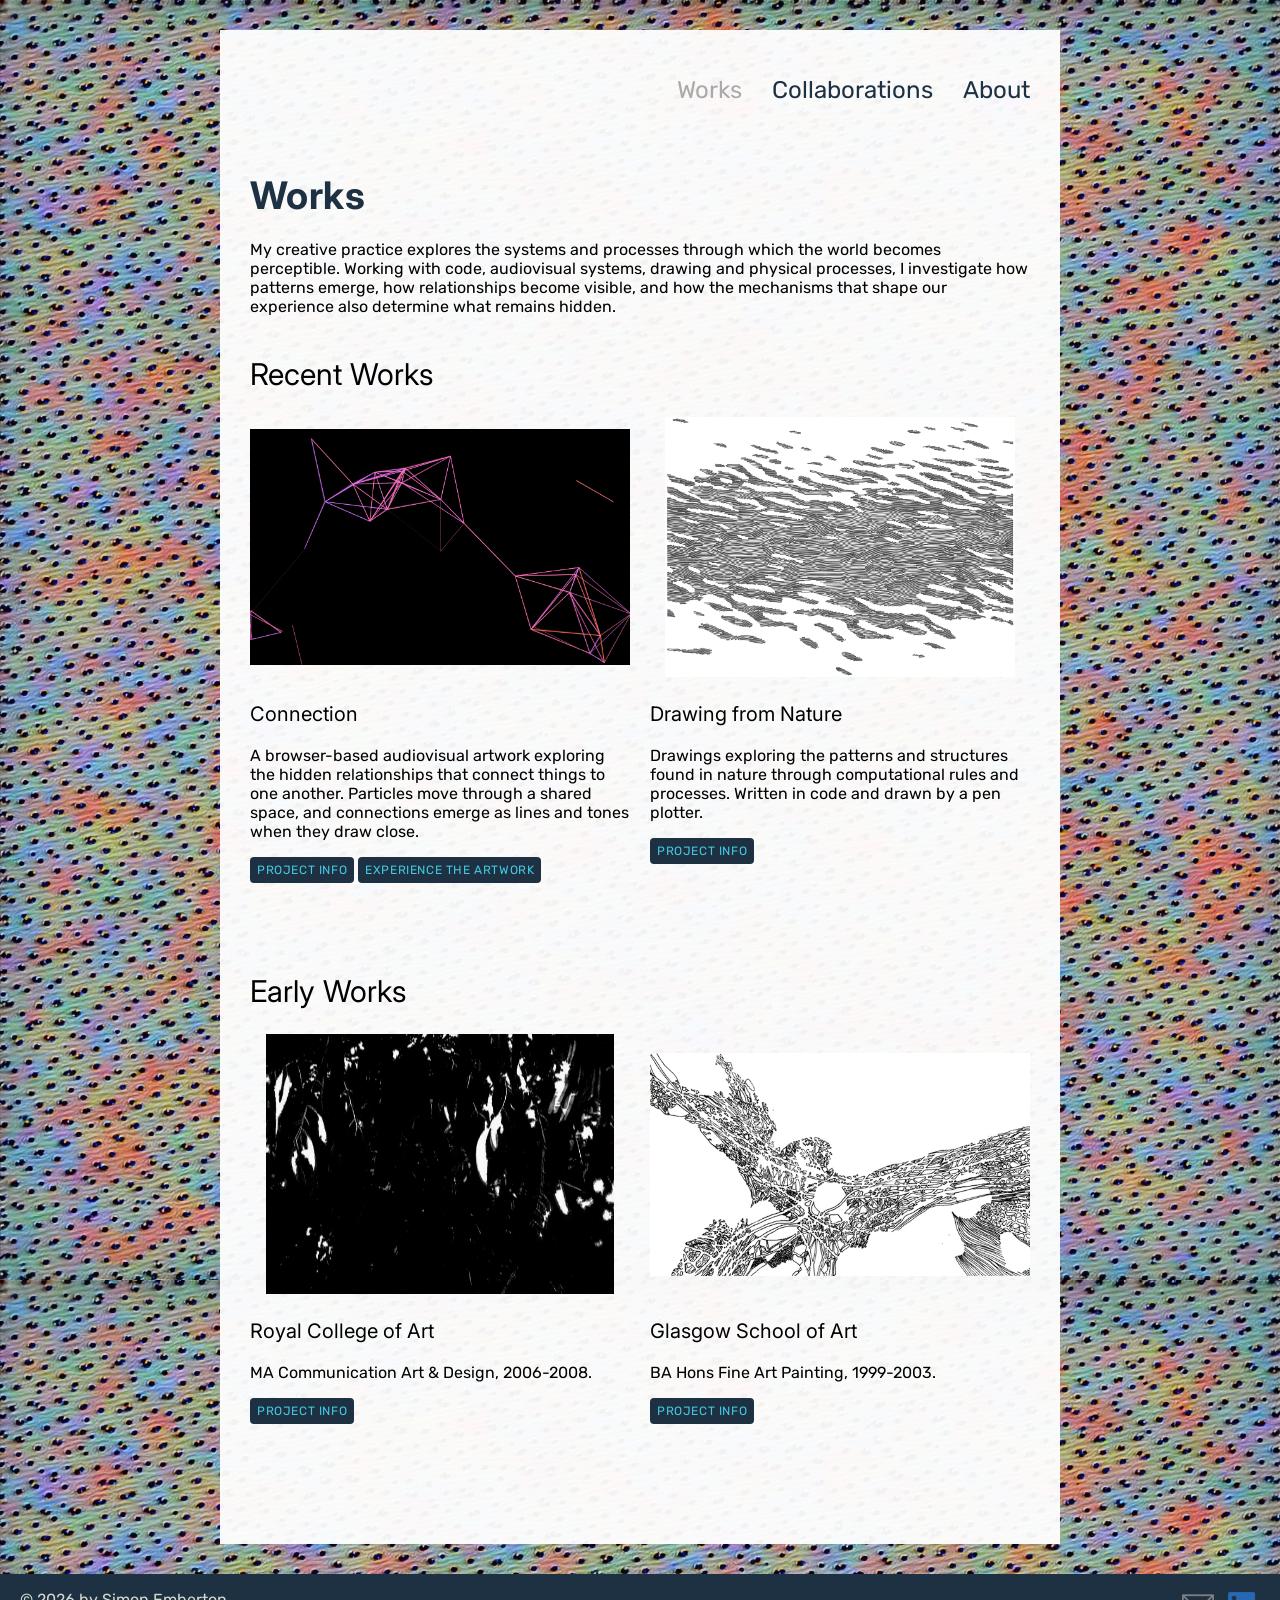
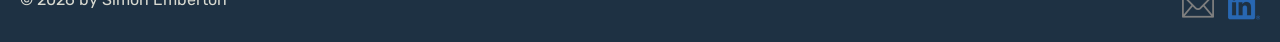
<file: index.html>
<!DOCTYPE html>
<html lang="en">
  <head>
    <meta charset="UTF-8">
    <meta name="viewport" content="width=device-width, initial-scale=1">
    <title>Simon Emberton | Works</title>
    <link rel="preconnect" href="https://fonts.googleapis.com">
    <link rel="preconnect" href="https://fonts.gstatic.com" crossorigin>
    <link href="https://fonts.googleapis.com/css2?family=Inter:ital,opsz,wght@0,14..32,100..900;1,14..32,100..900&family=Rubik:ital,wght@0,300..900;1,300..900&display=swap" rel="stylesheet">
    <link rel="stylesheet" href="css/styles.css">
  </head>
  <body class="project works">
    <div class="content-wrapper">
      <div class="content-bg">
        <header>
          <div class="nav-wrapper">
            <nav>
              <ul>
                <li><span class="current" aria-current="page">Works</span></li>
                <li><a href="collaborations.html">Collaborations</a></li>
                <li><a href="about.html">About</a></li>
              </ul>
            </nav>
          </div>
          <div class="header-wrapper">
            <h1>Works</h1>
          </div>
        </header>
        <main>
          <section class="works-section">
            <!-- <h2>Practice statement</h2> -->
            <p>My creative practice explores the systems and processes through which the world becomes perceptible. Working with code, audiovisual systems, drawing and physical processes, I investigate how patterns emerge, how relationships become visible, and how the mechanisms that shape our experience also determine what remains hidden.</p>
            <!-- <p>My work moves between computational and material processes, exploring the boundary between representation and reality, control and emergence, and the visible and the unseen. I am interested in how natural and computational systems produce their own ways of interpreting and revealing the world.</p> -->
          </section>

          <section class="works-section">
            <h2>Recent Works</h2>
            <div class="project-wrapper">
              <section class="project-item">
                <img src="images/connection/connection_still_2.png" alt="Still from Connection">
                <h3>Connection</h3>
                <p>A browser-based audiovisual artwork exploring the hidden relationships that connect things to one another. Particles move through a shared space, and connections emerge as lines and tones when they draw close.</p>
                <a class="btn" href="project-connection.html">Project info</a>
                <a class="btn" href="connection.html" target="_blank" rel="noopener">Experience the artwork</a>
              </section>
              <section class="project-item">
                <img src="images/drawings/lake.png" alt="Lake, pen plotter drawing from the Drawing from Nature series">
                <h3>Drawing from Nature</h3>
                <p>Drawings exploring the patterns and structures found in nature through computational rules and processes. Written in code and drawn by a pen plotter.</p>
                <a class="btn" href="project-drawing-from-nature.html">Project info</a>
              </section>
            </div>
          </section>
          <section class="works-section">
            <h2>Early Works</h2>
            <div class="project-wrapper">
              <section class="project-item">
                <img src="images/RCA/real-time.png" alt="Still from Real Time">
                <h3>Royal College of Art</h3>
                <p>MA Communication Art &amp; Design, 2006-2008.</p>
                <a class="btn" href="project-rca.html">Project info</a>
              </section>
              <section class="project-item">
                <img src="images/GSA/vein.jpg" alt="Drawing, Glasgow School of Art">
                <h3>Glasgow School of Art</h3>
                <p>BA Hons Fine Art Painting, 1999-2003.</p>
                <a class="btn" href="project-gsa.html">Project info</a>
              </section>
            </div>
          </section>
        </main>
      </div>
    </div>

    <footer>
      <p>© <script>document.write(/\d{4}/.exec(Date())[0])</script> by Simon Emberton</p>
      <ul class="socials">
        <li>
          <a href="mailto:simon0emberton@gmail.com" target="_blank"><img src="images/email-gray.png" alt="Contact me by email"></a>
        </li>
        <li>
          <a href="https://www.linkedin.com/in/simon-emberton" target="_blank"><img src="images/icon-logo-linkedin.png" alt="My LinkedIn homepage"></a>
        </li>
      </ul>
    </footer>
  </body>
</html>
</file>
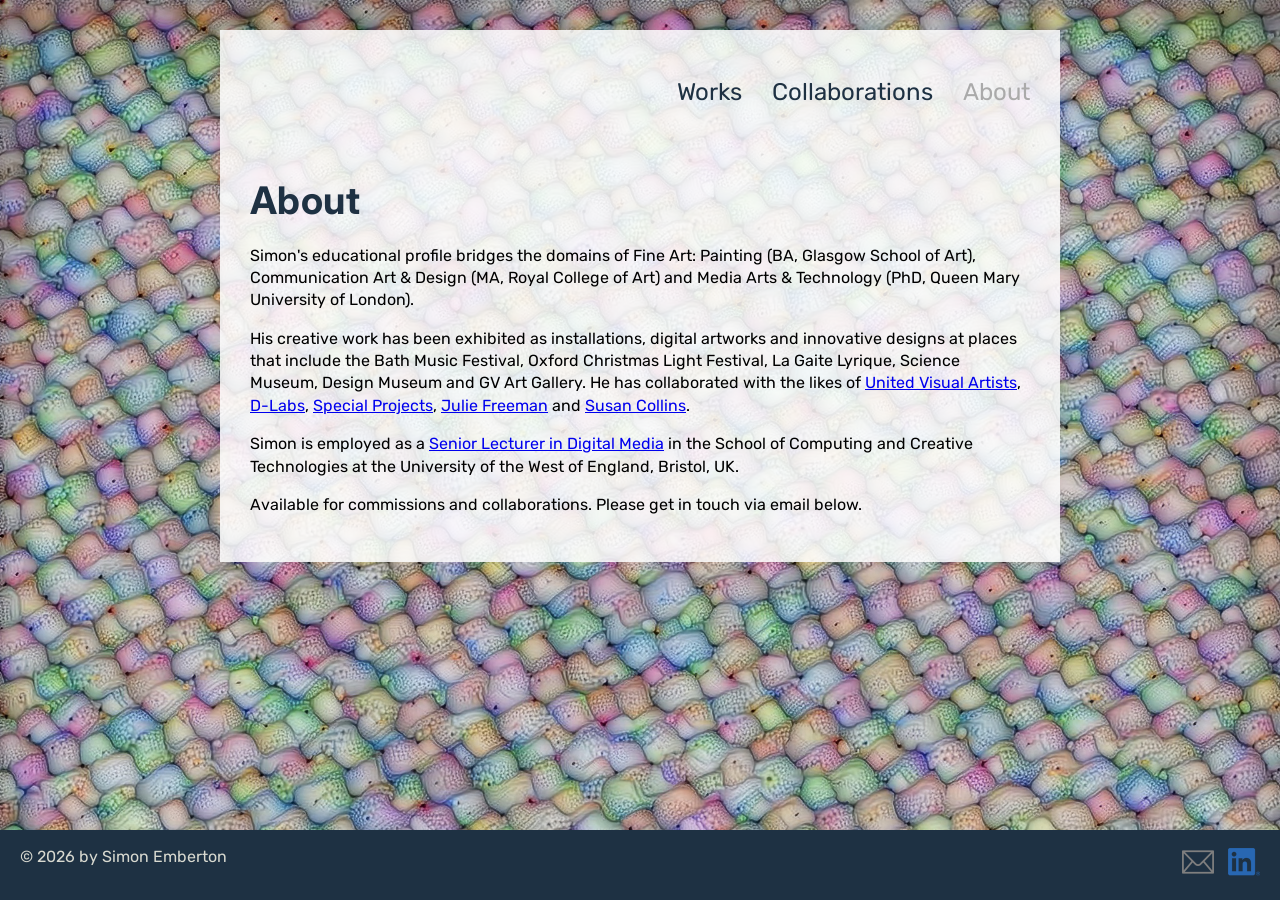
<file: about.html>
<!DOCTYPE html>
<html lang="en">
  <head>
    <meta charset="UTF-8">
    <meta name="viewport" content="width=device-width, initial-scale=1">
    <title>Simon Emberton | About</title>
    <link rel="preconnect" href="https://fonts.googleapis.com">
    <link rel="preconnect" href="https://fonts.gstatic.com" crossorigin>
    <link href="https://fonts.googleapis.com/css2?family=Inter:ital,opsz,wght@0,14..32,100..900;1,14..32,100..900&family=Rubik:ital,wght@0,300..900;1,300..900&display=swap" rel="stylesheet">
    <link rel="stylesheet" href="css/styles.css">
  </head>
  <body class="about">
    <!-- //  INTRO  // -->
    <div class="content-wrapper">
      <div class="content-bg">
        <header>
          <div class="nav-wrapper">
            <nav>
              <ul>
                <li><a href="index.html">Works</a></li>
                <li><a href="collaborations.html">Collaborations</a></li>
                <li><span class="current" aria-current="page">About</span></li>
              </ul>
            </nav>
          </div>
          <div class="header-wrapper">
            <h1>About</h1>
          </div>

      <!-- End content edits here. -->
        </header>

        <!-- //  ABOUT ME  // -->
        <main>
      <!-- Start content edits below this line. -->
        <p>Simon's educational profile bridges the domains of Fine Art: Painting (BA, Glasgow School of Art), Communication Art &amp; Design (MA, Royal College of Art) and Media Arts &amp; Technology (PhD, Queen Mary University of London).</p>
        
        <p>His creative work has been exhibited as installations, digital artworks and innovative designs at places that include the Bath Music Festival, Oxford Christmas Light Festival, La Gaite Lyrique, Science Museum, Design Museum and GV Art Gallery. He has collaborated with the likes of <a href="https://www.uva.co.uk/" target="_blank">United Visual Artists</a>, <a href="https://www.d-labs.fr/" target="_blank">D-Labs</a>, <a href="https://specialprojects.studio/" target="_blank">Special Projects</a>, <a href="https://translatingnature.org/" target="_blank">Julie Freeman</a> and <a href="https://susan-collins.net/" target="_blank">Susan Collins</a>.</p>

        <p>Simon is employed as a <a href="https://people.uwe.ac.uk/Person/SimonEmberton" target="_blank">Senior Lecturer in Digital Media</a> in the School of Computing and Creative Technologies at the University of the West of England, Bristol, UK.</p  >

        <p>Available for commissions and collaborations. Please get in touch via email below.</p  >

      <!-- End content edits here. -->
        </main>
      </div>
    </div>

    <!-- //  FOOTER INFO, SOCIAL MEDIA  // -->
    <footer>
      <!-- Start content edits below this line. -->
      <p>© <script>document.write(/\d{4}/.exec(Date())[0])</script> by Simon Emberton</p>

      <!-- Add or remove any networks. -->
      <ul class="socials">
        <li>
          <a href="mailto:simon0emberton@gmail.com" target="_blank"><img src="images/email-gray.png" alt="Contact me by email"></a>
        </li>
        <li>
          <a href="https://www.linkedin.com/in/simon-emberton" target="_blank"><img src="images/icon-logo-linkedin.png" alt="My LinkedIn homepage"></a>
        </li>
      </ul>
      <!-- End content edits here. -->
    </footer>
  </body>
</html>
</file>
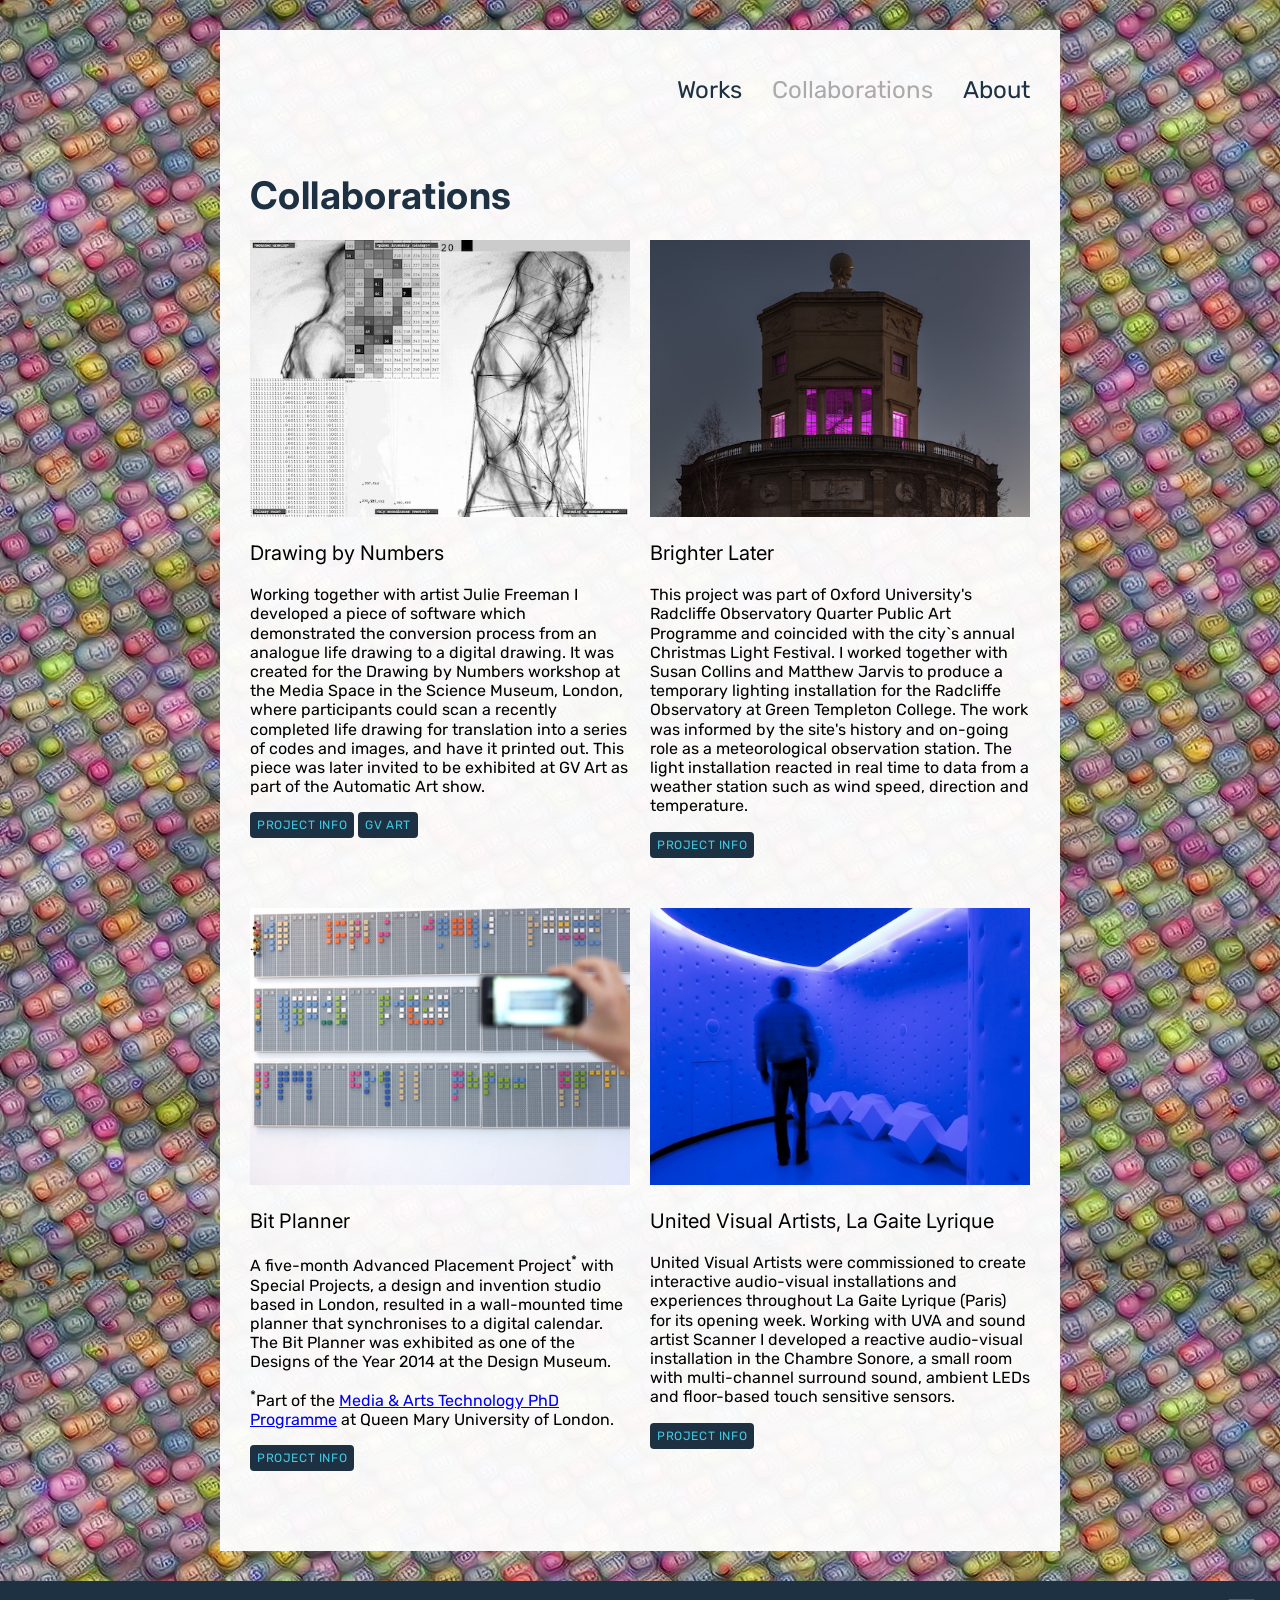
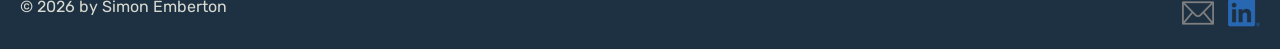
<file: collaborations.html>
<!DOCTYPE html>
<html lang="en">
  <head>
    <meta charset="UTF-8">
    <meta name="viewport" content="width=device-width, initial-scale=1">
    <title>Simon Emberton | Collaborations</title>
    <link rel="preconnect" href="https://fonts.googleapis.com">
    <link rel="preconnect" href="https://fonts.gstatic.com" crossorigin>
    <link href="https://fonts.googleapis.com/css2?family=Inter:ital,opsz,wght@0,14..32,100..900;1,14..32,100..900&family=Rubik:ital,wght@0,300..900;1,300..900&display=swap" rel="stylesheet">
    <link rel="stylesheet" href="css/styles.css">
  </head>
  <body class="project">
    <div class="content-wrapper">
      <div class="content-bg">
          <header>
                  <div class="nav-wrapper">
                  <nav>
                    <ul>
                <li><a href="index.html">Works</a></li>
                <li><span class="current" aria-current="page">Collaborations</span></li>
                <li><a href="about.html">About</a></li>
              </ul>
                  </nav>
                </div>
                <div class="header-wrapper">
                  <h1>Collaborations</h1>
                </div>
          </header>
          <main>
          <!-- //  Collaborations  // -->
          <section class="project-section">

          <div class="project-wrapper">

            <section class="project-item">
            <img src="images/drawing_by_numbers_500px.jpg" srcset="images/drawing_by_numbers_1000px.jpg 2x" alt="Output from the Drawing by Numbers software" width="" height="">
            <h3>Drawing by Numbers</h3>
            <p>Working together with artist Julie Freeman I developed a piece of software which demonstrated the conversion process from an analogue life drawing to a digital drawing. It was created for the Drawing by Numbers workshop at the Media Space in the Science Museum, London, where participants could scan a recently completed life drawing for translation into a series of codes and images, and have it printed out.  This piece was later invited to be exhibited at GV Art as part of the Automatic Art show.</p>
            <!-- link to project -->
            <a class="btn" href="https://translatingnature.org/projects/drawing-by-numbers/" target="_blank">Project info</a>
            <!-- additional links, e.g. newsletter -->
            <a class="btn" href="https://www.gvart.co.uk/news-events/2017/6/19/automatic-art-group-exhibition-from-3-july-10-september-2014" target="_blank">GV Art</a>
            </section>

            <section class="project-item">
            <img src="images/brighter_later_500px.jpeg" srcset="images/brighter_later_1000px.jpg 2x" alt="Radcliffe Observatory illuminated from inside at twilight" width="" height="">
            <h3>Brighter Later</h3>
            <p>This project was part of Oxford University's Radcliffe Observatory Quarter Public Art Programme and coincided with the city`s annual Christmas Light Festival.  I worked together with Susan Collins and Matthew Jarvis to produce a temporary lighting installation for the Radcliffe Observatory at Green Templeton College.  The work was informed by the site's history and on-going role as a meteorological observation station.  The light installation reacted in real time to data from a weather station such as wind speed, direction and temperature.</p>
            <!-- link to project -->
            <a class="btn" href="https://susan-collins.net/2010s/brighter-later/" target="_blank">Project info</a>
            <!-- additional links, e.g. newsletter -->
            <!-- <a class="btn" href="#" target="_blank">Another link</a> -->
            </section>


            <section class="project-item">
            <img src="images/bit_planner_500px.jpeg" srcset="images/bit_planner_1000px.jpg 2x" alt="Camera taking photograph of the Bit Planner" width="" height="">
            <h3>Bit Planner</h3>
            <p>A five-month Advanced Placement Project<sup>*</sup> with Special Projects, a design and invention studio based in London, resulted in a wall-mounted time planner that synchronises to a digital calendar.  The Bit Planner was exhibited as one of the Designs of the Year 2014 at the Design Museum.</p>
            <p><sup>*</sup>Part of the <a href="https://mat.qmul.ac.uk/programmes/phd-programme" target="_blank">Media & Arts Technology PhD Programme</a> at Queen Mary University of London.</p>
            <!-- link to project -->
            <a class="btn" href="https://specialprojects.studio/project/bit-planner/" target="_blank">Project info</a>
            <!-- additional links, e.g. newsletter
            <a class="btn" href="#" target="_blank">Another link</a> -->
            </section>

            <section class="project-item">
            <img src="images/uva_lagaite_500px.jpeg" srcset="images/uva_lagaite_1000px.jpg 2x" alt="Man standing inside a light and sound installation" width="" height="">
            <h3>United Visual Artists, La Gaite Lyrique</h3>
            <p>United Visual Artists were commissioned to create interactive audio-visual installations and experiences throughout La Gaite Lyrique (Paris) for its opening week. Working with UVA and sound artist Scanner I developed a reactive audio-visual installation in the Chambre Sonore, a small room with multi-channel surround sound, ambient LEDs and floor-based touch sensitive sensors.</p>
            <!-- link to project -->
            <a class="btn" href="https://www.uva.co.uk/features/rien-a-cacher-/-rien-a-craindre" target="_blank">Project info</a>
            <!-- additional links, e.g. newsletter -->
            <!-- <a class="btn" href="#" target="_blank">Another link</a> -->
            </section>


          </div>

          <!-- End content edits here. -->
          </section>

          </main>
      </div>
    </div>

    <!-- //  FOOTER INFO, SOCIAL MEDIA  // -->
    <footer>
 <!-- Start content edits below this line. -->
      <p>© <script>document.write(/\d{4}/.exec(Date())[0])</script> by Simon Emberton</p>
      <!-- Add or remove any networks. -->
      <ul class="socials">
        <li>
          <a href="mailto:simon0emberton@gmail.com" target="_blank"><img src="images/email-gray.png" alt="Contact me by email"></a>
        </li>
        <li>
          <a href="https://www.linkedin.com/in/simon-emberton" target="_blank"><img src="images/icon-logo-linkedin.png" alt="My LinkedIn homepage"></a>
        </li>
      </ul>
      <!-- End content edits here. -->
    </footer>
  </body>
</html>
</file>
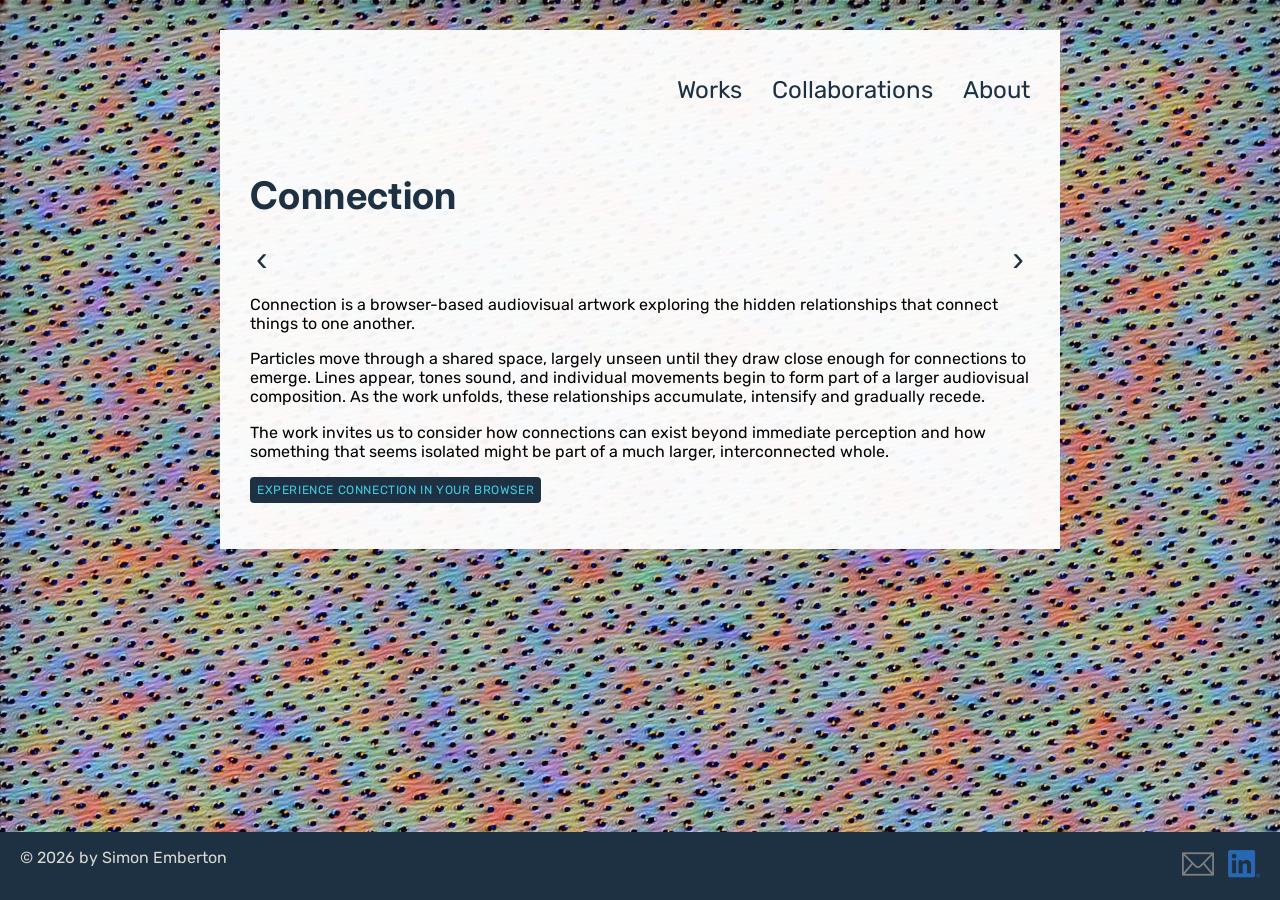
<file: project-connection.html>
<!DOCTYPE html>
<html lang="en">
  <head>
    <meta charset="UTF-8">
    <meta name="viewport" content="width=device-width, initial-scale=1">
    <title>Simon Emberton | Connection</title>
    <link rel="preconnect" href="https://fonts.googleapis.com">
    <link rel="preconnect" href="https://fonts.gstatic.com" crossorigin>
    <link href="https://fonts.googleapis.com/css2?family=Inter:ital,opsz,wght@0,14..32,100..900;1,14..32,100..900&family=Rubik:ital,wght@0,300..900;1,300..900&display=swap" rel="stylesheet">
    <link rel="stylesheet" href="css/styles.css">
  </head>
  <body class="project works">
    <div class="content-wrapper">
      <div class="content-bg">
        <header>
          <div class="nav-wrapper">
            <nav>
              <ul>
                <li><a href="index.html">Works</a></li>
                <li><a href="collaborations.html">Collaborations</a></li>
                <li><a href="about.html">About</a></li>
              </ul>
            </nav>
          </div>
          <div class="header-wrapper">
            <h1>Connection</h1>
          </div>
        </header>
        <main>
<article class="project-page">
<div class="slider" data-slider>
  <button class="slider-btn prev" aria-label="Previous">&#8249;</button>
  <div class="slides">
    <!-- <div class="slide active"><video controls preload="metadata" playsinline src="images/connection/connection_v14.mp4"></video></div> -->
    <div class="slide"><img src="images/connection/connection_still_1.png" alt="Connection still 1"></div>
    <div class="slide"><img src="images/connection/connection_still_2.png" alt="Connection still 2"></div>
  </div>
  <button class="slider-btn next" aria-label="Next">&#8250;</button>
</div>
<p>Connection is a browser-based audiovisual artwork exploring the hidden relationships that connect things to one another.</p>
<p>Particles move through a shared space, largely unseen until they draw close enough for connections to emerge. Lines appear, tones sound, and individual movements begin to form part of a larger audiovisual composition. As the work unfolds, these relationships accumulate, intensify and gradually recede.</p>
<p>The work invites us to consider how connections can exist beyond immediate perception and how something that seems isolated might be part of a much larger, interconnected whole.</p>
<p><a class="btn" href="connection.html" target="_blank" rel="noopener">Experience Connection in your browser</a></p>
<script src="js/slider.js"></script>
</article>
        </main>
      </div>
    </div>

    <footer>
      <p>© <script>document.write(/\d{4}/.exec(Date())[0])</script> by Simon Emberton</p>
      <ul class="socials">
        <li>
          <a href="mailto:simon0emberton@gmail.com" target="_blank"><img src="images/email-gray.png" alt="Contact me by email"></a>
        </li>
        <li>
          <a href="https://www.linkedin.com/in/simon-emberton" target="_blank"><img src="images/icon-logo-linkedin.png" alt="My LinkedIn homepage"></a>
        </li>
      </ul>
    </footer>
  </body>
</html>
</file>
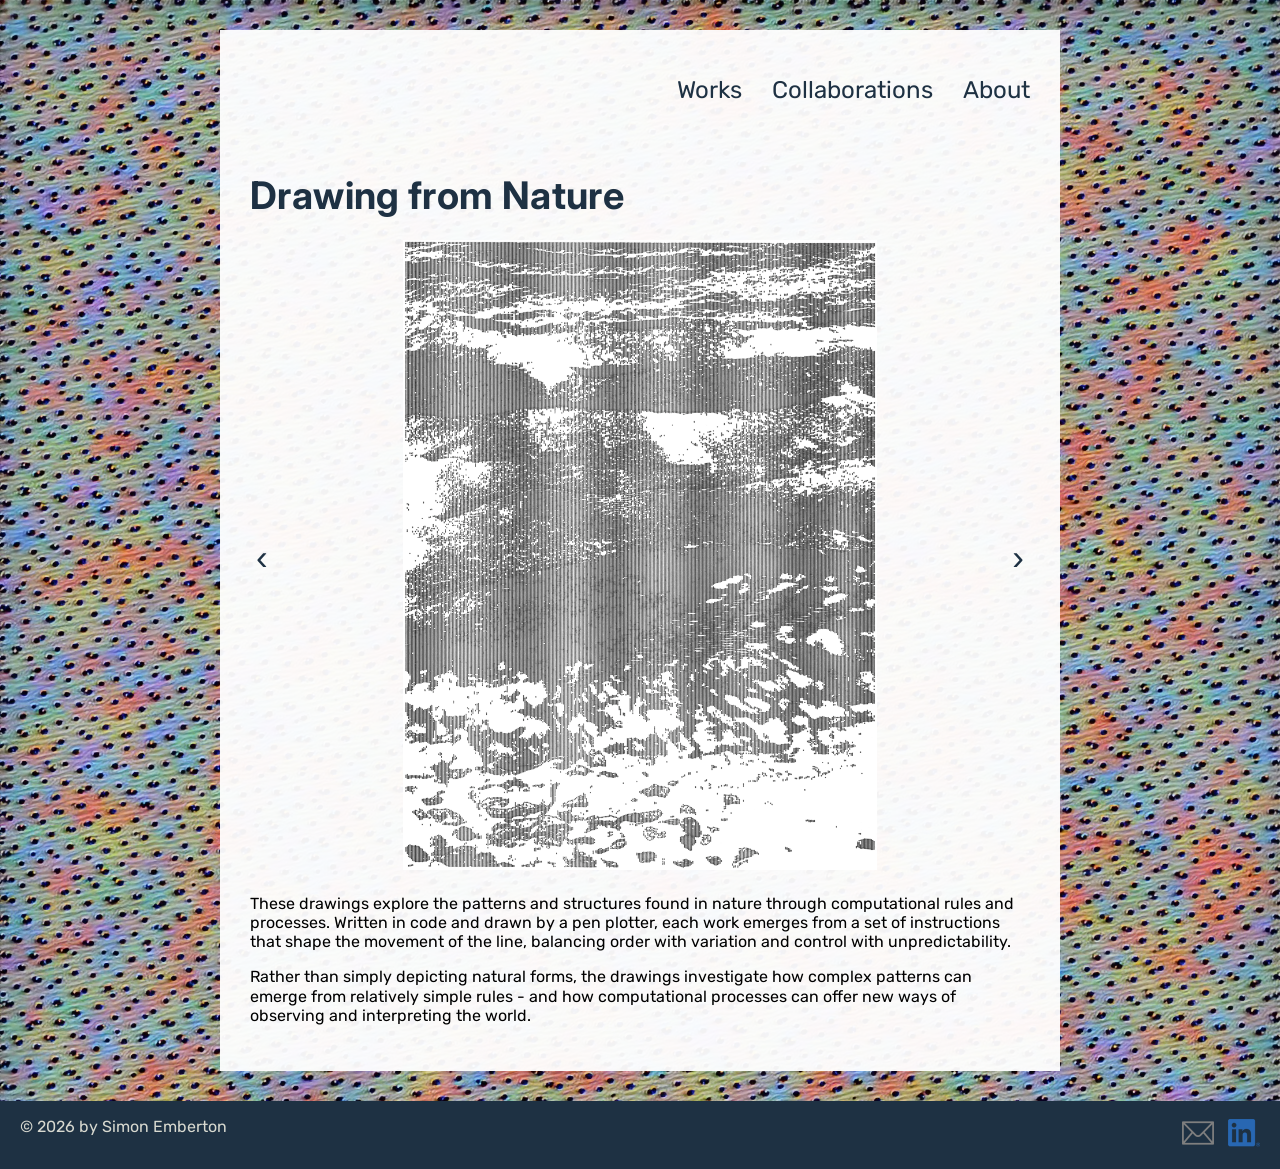
<file: project-drawing-from-nature.html>
<!DOCTYPE html>
<html lang="en">
  <head>
    <meta charset="UTF-8">
    <meta name="viewport" content="width=device-width, initial-scale=1">
    <title>Simon Emberton | Drawing from Nature</title>
    <link rel="preconnect" href="https://fonts.googleapis.com">
    <link rel="preconnect" href="https://fonts.gstatic.com" crossorigin>
    <link href="https://fonts.googleapis.com/css2?family=Inter:ital,opsz,wght@0,14..32,100..900;1,14..32,100..900&family=Rubik:ital,wght@0,300..900;1,300..900&display=swap" rel="stylesheet">
    <link rel="stylesheet" href="css/styles.css">
  </head>
  <body class="project works">
    <div class="content-wrapper">
      <div class="content-bg">
        <header>
          <div class="nav-wrapper">
            <nav>
              <ul>
                <li><a href="index.html">Works</a></li>
                <li><a href="collaborations.html">Collaborations</a></li>
                <li><a href="about.html">About</a></li>
              </ul>
            </nav>
          </div>
          <div class="header-wrapper">
            <h1>Drawing from Nature</h1>
          </div>
        </header>
        <main>
<article class="project-page">
<div class="slider" data-slider>
  <button class="slider-btn prev" aria-label="Previous">&#8249;</button>
  <div class="slides">
    <div class="slide active"><img src="images/drawings/beach.png" alt="Beach, pen plotter drawing"></div>
    <div class="slide"><img src="images/drawings/boy.png" alt="Boy, pen plotter drawing"></div>
    <div class="slide"><img src="images/drawings/branches.png" alt="Branches, pen plotter drawing"></div>
    <div class="slide"><img src="images/drawings/hills_reflected.png" alt="Hills reflected, pen plotter drawing"></div>
    <div class="slide"><img src="images/drawings/insect.png" alt="Insect, pen plotter drawing"></div>
    <div class="slide"><img src="images/drawings/lake.png" alt="Lake, pen plotter drawing"></div>
    <div class="slide"><img src="images/drawings/moth.png" alt="Moth, pen plotter drawing"></div>
  </div>
  <button class="slider-btn next" aria-label="Next">&#8250;</button>
</div>
<p>These drawings explore the patterns and structures found in nature through computational rules and processes. Written in code and drawn by a pen plotter, each work emerges from a set of instructions that shape the movement of the line, balancing order with variation and control with unpredictability.</p>
<p>Rather than simply depicting natural forms, the drawings investigate how complex patterns can emerge from relatively simple rules - and how computational processes can offer new ways of observing and interpreting the world.</p>
<script src="js/slider.js"></script>
</article>
        </main>
      </div>
    </div>

    <footer>
      <p>© <script>document.write(/\d{4}/.exec(Date())[0])</script> by Simon Emberton</p>
      <ul class="socials">
        <li>
          <a href="mailto:simon0emberton@gmail.com" target="_blank"><img src="images/email-gray.png" alt="Contact me by email"></a>
        </li>
        <li>
          <a href="https://www.linkedin.com/in/simon-emberton" target="_blank"><img src="images/icon-logo-linkedin.png" alt="My LinkedIn homepage"></a>
        </li>
      </ul>
    </footer>
  </body>
</html>
</file>
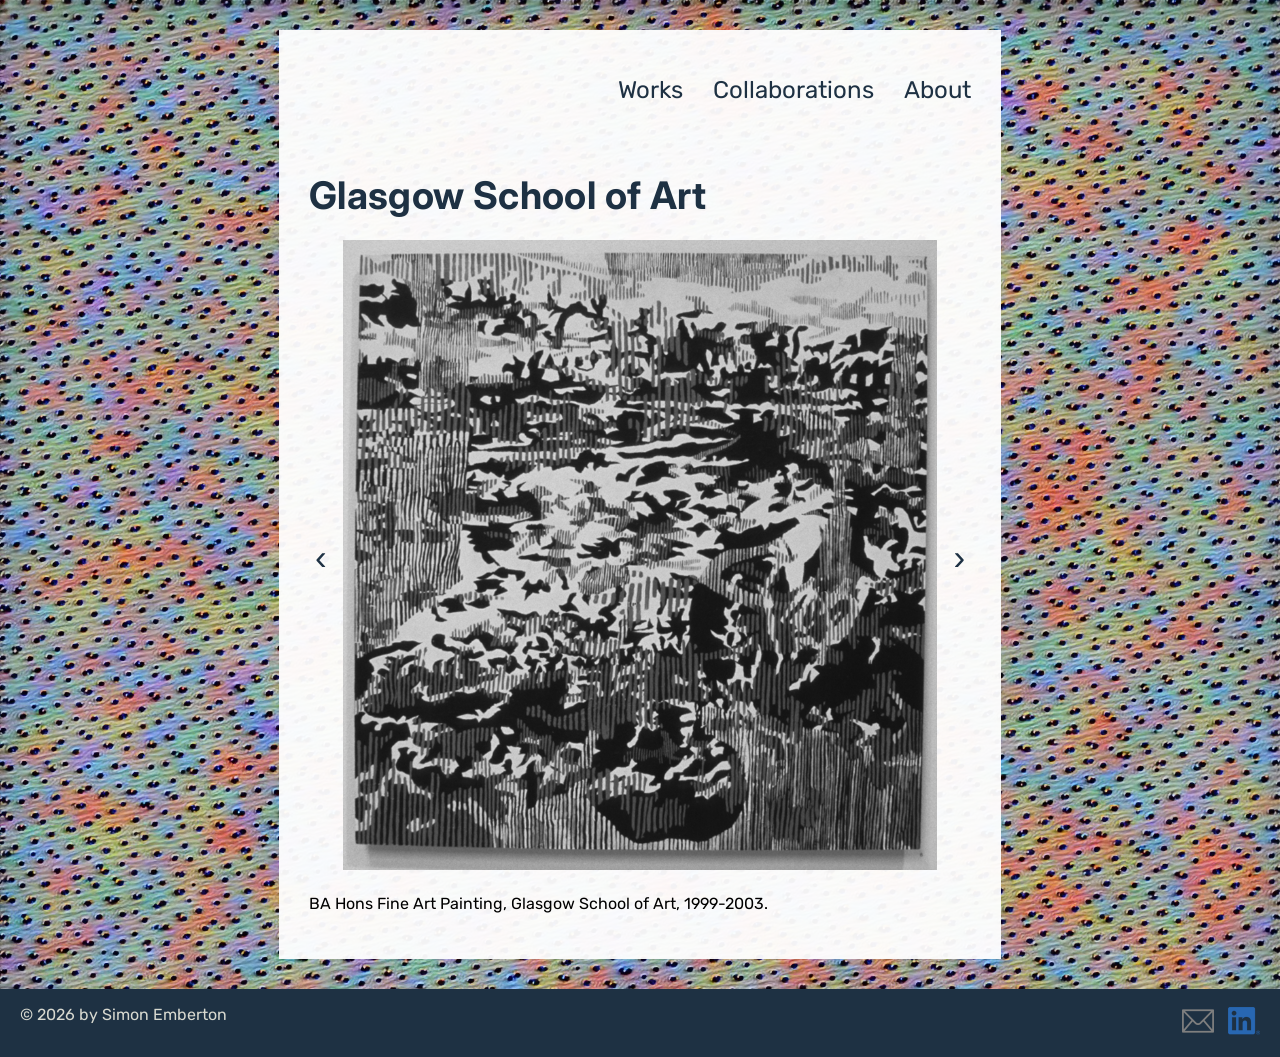
<file: project-gsa.html>
<!DOCTYPE html>
<html lang="en">
  <head>
    <meta charset="UTF-8">
    <meta name="viewport" content="width=device-width, initial-scale=1">
    <title>Simon Emberton | Glasgow School of Art</title>
    <link rel="preconnect" href="https://fonts.googleapis.com">
    <link rel="preconnect" href="https://fonts.gstatic.com" crossorigin>
    <link href="https://fonts.googleapis.com/css2?family=Inter:ital,opsz,wght@0,14..32,100..900;1,14..32,100..900&family=Rubik:ital,wght@0,300..900;1,300..900&display=swap" rel="stylesheet">
    <link rel="stylesheet" href="css/styles.css">
  </head>
  <body class="project works">
    <div class="content-wrapper">
      <div class="content-bg">
        <header>
          <div class="nav-wrapper">
            <nav>
              <ul>
                <li><a href="index.html">Works</a></li>
                <li><a href="collaborations.html">Collaborations</a></li>
                <li><a href="about.html">About</a></li>
              </ul>
            </nav>
          </div>
          <div class="header-wrapper">
            <h1>Glasgow School of Art</h1>
          </div>
        </header>
        <main>
<article class="project-page">
<div class="slider" data-slider>
  <button class="slider-btn prev" aria-label="Previous">&#8249;</button>
  <div class="slides">
    <div class="slide active"><img src="images/GSA/big3.jpg" alt="Drawing"></div>
    <div class="slide"><img src="images/GSA/large_line_drawing.jpg" alt="Large line drawing"></div>
    <div class="slide"><img src="images/GSA/spider.jpg" alt="Spider drawing"></div>
    <div class="slide"><img src="images/GSA/vein.jpg" alt="Vein drawing"></div>
  </div>
  <button class="slider-btn next" aria-label="Next">&#8250;</button>
</div>
<p>BA Hons Fine Art Painting, Glasgow School of Art, 1999-2003.</p>
<script src="js/slider.js"></script>
</article>
        </main>
      </div>
    </div>

    <footer>
      <p>© <script>document.write(/\d{4}/.exec(Date())[0])</script> by Simon Emberton</p>
      <ul class="socials">
        <li>
          <a href="mailto:simon0emberton@gmail.com" target="_blank"><img src="images/email-gray.png" alt="Contact me by email"></a>
        </li>
        <li>
          <a href="https://www.linkedin.com/in/simon-emberton" target="_blank"><img src="images/icon-logo-linkedin.png" alt="My LinkedIn homepage"></a>
        </li>
      </ul>
    </footer>
  </body>
</html>
</file>
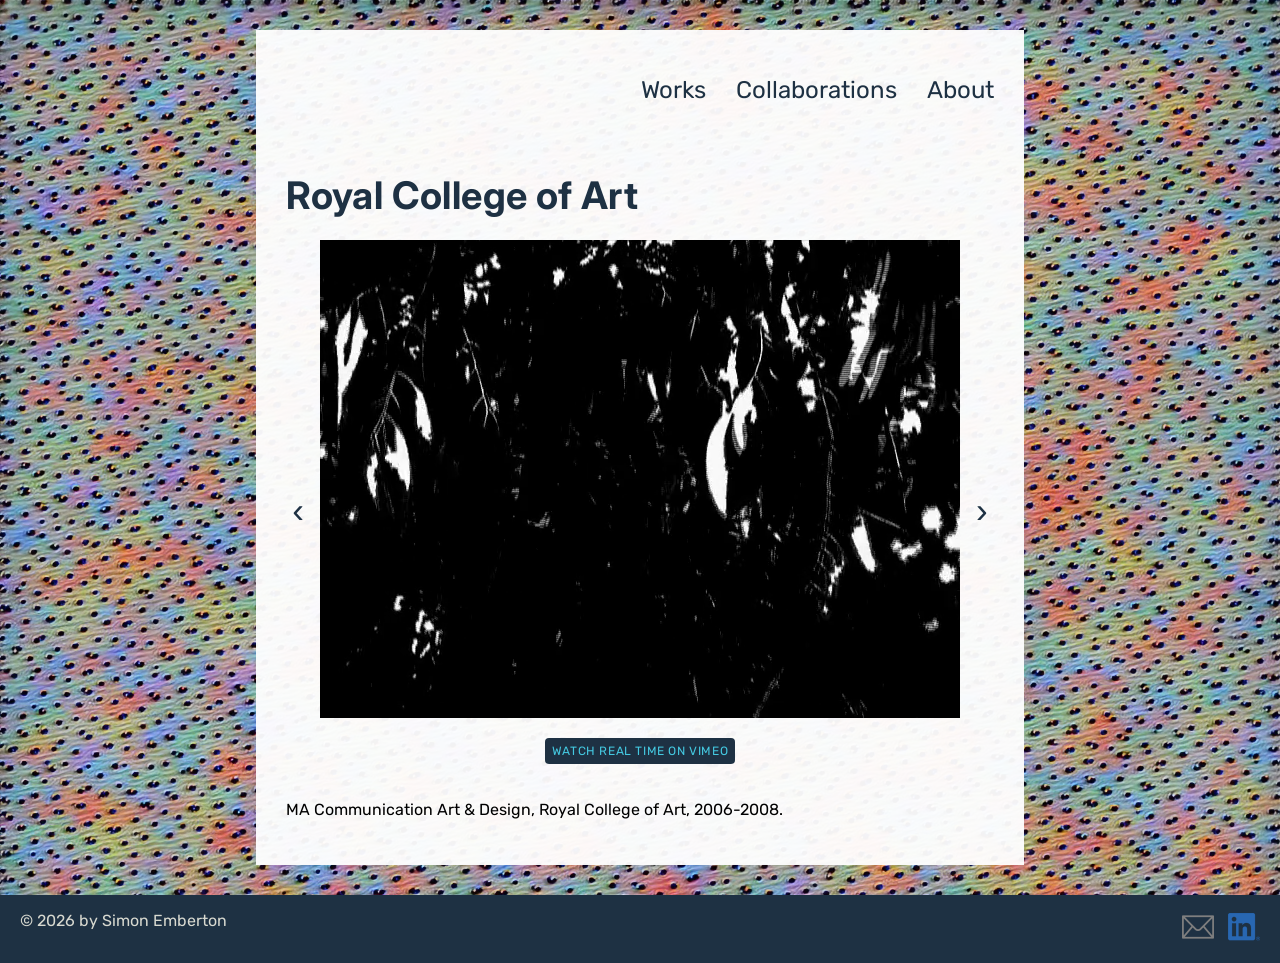
<file: project-rca.html>
<!DOCTYPE html>
<html lang="en">
  <head>
    <meta charset="UTF-8">
    <meta name="viewport" content="width=device-width, initial-scale=1">
    <title>Simon Emberton | Royal College of Art</title>
    <link rel="preconnect" href="https://fonts.googleapis.com">
    <link rel="preconnect" href="https://fonts.gstatic.com" crossorigin>
    <link href="https://fonts.googleapis.com/css2?family=Inter:ital,opsz,wght@0,14..32,100..900;1,14..32,100..900&family=Rubik:ital,wght@0,300..900;1,300..900&display=swap" rel="stylesheet">
    <link rel="stylesheet" href="css/styles.css">
  </head>
  <body class="project works">
    <div class="content-wrapper">
      <div class="content-bg">
        <header>
          <div class="nav-wrapper">
            <nav>
              <ul>
                <li><a href="index.html">Works</a></li>
                <li><a href="collaborations.html">Collaborations</a></li>
                <li><a href="about.html">About</a></li>
              </ul>
            </nav>
          </div>
          <div class="header-wrapper">
            <h1>Royal College of Art</h1>
          </div>
        </header>
        <main>
<article class="project-page">
<div class="slider" data-slider>
  <button class="slider-btn prev" aria-label="Previous">&#8249;</button>
  <div class="slides">
    <div class="slide active"><a href="https://vimeo.com/21088635" target="_blank" rel="noopener"><img src="images/RCA/real-time.png" alt="Still from Real Time"></a><p><a class="btn" href="https://vimeo.com/21088635" target="_blank" rel="noopener">Watch Real Time on Vimeo</a></p></div>
    <div class="slide"><a href="https://vimeo.com/18672898" target="_blank" rel="noopener"><img src="images/RCA/As%20Imperceptible%20as%20Water%20to%20a%20Fish.png" alt="Still from As Imperceptible as Water to a Fish"></a><p><a class="btn" href="https://vimeo.com/18672898" target="_blank" rel="noopener">Watch As Imperceptible as Water to a Fish on Vimeo</a></p></div>
  </div>
  <button class="slider-btn next" aria-label="Next">&#8250;</button>
</div>
<p>MA Communication Art &amp; Design, Royal College of Art, 2006-2008.</p>
<script src="js/slider.js"></script>
</article>
        </main>
      </div>
    </div>

    <footer>
      <p>© <script>document.write(/\d{4}/.exec(Date())[0])</script> by Simon Emberton</p>
      <ul class="socials">
        <li>
          <a href="mailto:simon0emberton@gmail.com" target="_blank"><img src="images/email-gray.png" alt="Contact me by email"></a>
        </li>
        <li>
          <a href="https://www.linkedin.com/in/simon-emberton" target="_blank"><img src="images/icon-logo-linkedin.png" alt="My LinkedIn homepage"></a>
        </li>
      </ul>
    </footer>
  </body>
</html>
</file>
<file: css/styles.css>
/*
COLOUR PALETTE
Dark blue #1E3143
Orange #FF9523
Ivory #D8D9D0
Light grey #D3D3D3
Off-white #f6f6f6
Light blue #44C9E1
*/

/* GLOBAL STYLES
--------------------------------------- */
/* 
  https://www.paulirish.com/2012/box-sizing-border-box-ftw/
*/
html {
  box-sizing: border-box;
  font-size: 62.5%; /* set default to 10px */
}
*, *:before, *:after {
  box-sizing: inherit;
}

html, body {
    height: 100%;
    margin: 0;
    line-height: 1.2;
}
body {
    background: #D3D3D3;
    font-family: "Rubik", sans-serif;
    font-size: 1.6rem;
}
h1, h2, h3 {
    font-family: "Inter", sans-serif;
    font-weight: 400;
}
h1 {
    color: #1E3143;
    font-size: 3.8rem;
    font-weight: bold;
    line-height: 1;
    letter-spacing: 0.01em;
}
h2 {
    font-size: 3rem;
}
h3 {
    font-size: 2rem;
}

/* link styles */
header a {
    color: #1E3143;
}
footer a {
    color: #44C9E1;
}
a:hover {
    color: #FF9523;
    text-decoration: none;
}
.btn {
    background: #1E3143;
    color: #44C9E1;
    text-decoration: none;
    text-transform: uppercase;
    font-size: 1.2rem;
    display: inline-block;
    padding: 7px;
    letter-spacing: 0.05em;
    line-height: 1;
    border-radius: 4px;
} 
.content-wrapper {
    flex: 1 0 auto;
    margin: 0 auto;
    padding: 30px;
    max-width: 900px;
}
.content-bg {
    background: rgb(255 255 255 / 0.85);
    padding: 30px;
}

/* HEADER
--------------------------------------- */
.nav-wrapper ul {
    display: flex;
    justify-content: flex-end;
    flex-wrap: wrap;
    gap: 0 30px;
}
.nav-wrapper li {
    display: block;
    font-size: 2.4rem;
}
.nav-wrapper .current {
    color: #aaa;
    cursor: default;
}
header a:link{
    text-decoration: none;
}
.header-wrapper {
    width: 100%;
    padding-top: 30px;
}

/* ABOUT
--------------------------------------- */
.about {
    background: url(../images/inception4c_ch7_div3_2x.png) repeat;
    background-size: cover;
    display: flex;
    flex-direction: column;
    line-height: 1.4;
}
@media screen and (max-width: 650px) {
    .about .content-wrapper {
        padding: 20px;
    }
    .content-bg {
    padding: 20px;
    }
}

/* PROJECT
--------------------------------------- */
.project {
    background: url(../images/inception4b_ch72_div3_2x.png) repeat;
    background-size: cover;
    display: flex;
    flex-direction: column;
}
.project .content-bg {
    background: rgb(255 255 255 / 0.95);
}
@media screen and (max-width: 650px) {
    .project header::before {
        height: 200px;
    }
    h1 {
        font-size: 3.2rem;
    }
    h2 {
        font-size: 1.8rem;
    }
}

/* Projects
--------------------------------------- */
.project-item {
    margin-bottom: 50px; 
}
.project-item img {
    width: 300px;
}
@media screen and (min-width: 649px) { 
    .project-wrapper {
        display: grid;
        grid-template-columns: repeat(2, 1fr);
        column-gap: 20px;
    }
    .project-item img {
        width: 100%;
    }
     header .content-wrapper{
        padding: 30px;
    }
   
}
@media screen and (max-width: 650px) {
    .project-item img {
        width: 100%;
        margin-bottom: 10px;
    }
}

/* FOOTER
--------------------------------------- */
footer {
    background: #1E3143;
    color: #D8D9D0;
}
footer a:link{
    text-decoration: none;
}
.socials {
    list-style-type: none;
    padding: 0;
}
.socials li {
    display: inline-block;
    margin-left: 10px; 
}
.socials img {
    width: 32px;
}
.socials img:hover {
    opacity: 0.5;
}
@media screen and (min-width: 650px) {
    footer{
        display: flex;
        justify-content: space-between;
        padding: 0 20px; 
    }
}
@media screen and (max-width: 649px) {
    footer{
        text-align: center;
        padding: 10px;
    }
}

/* WORKS
--------------------------------------- */
.works-section { margin-bottom: 40px; }
.work { margin-bottom: 60px; }
.work video { width: 100%; background: #000; }
.stills, .drawings {
    display: grid;
    grid-template-columns: repeat(auto-fit, minmax(220px, 1fr));
    gap: 20px;
    margin: 20px 0;
}
.drawings figure, .stills figure { margin: 0; }
.drawings img { width: 100%; display: block; }
figcaption, .caption { font-size: 0.85rem; color: #666; margin-top: 6px; }
.placeholder-box {
    display: flex;
    align-items: center;
    justify-content: center;
    aspect-ratio: 4 / 3;
    border: 2px dashed #aaa;
    color: #777;
    background: #f3f3f3;
    text-align: center;
}
.placeholder-box.video { aspect-ratio: 16 / 9; }
.media-placeholder { margin: 20px 0; }

.project-item .placeholder-box { margin-bottom: 10px; }
.project-page .back { margin-top: 0; }
.project-page .meta { display: grid; grid-template-columns: max-content 1fr; gap: 4px 20px; }
.project-page .meta dt { font-weight: 600; }
.project-page .meta dd { margin: 0; }

.works {
    background: url(../images/inception3a_ch0_div3_2x.png) repeat;
    background-size: cover;
}
.slider { position: relative; display: flex; align-items: center; justify-content: center; gap: 10px; margin: 20px 0; }
.slides { flex: 1; min-width: 0; }
.slide { display: none; text-align: center; }
.slide.active { display: block; }
.slide img, .slide video { max-width: 100%; max-height: 70vh; background: #000; }
.slide img { background: none; }
.slider-btn { border: 0; background: none; font-size: 3.5rem; line-height: 1; cursor: pointer; color: #1E3143; padding: 0 6px; }
.slider-btn:hover { opacity: 0.5; }

.works .project-item img {
    width: 100%;
    height: 260px;
    object-fit: contain;
}

.early-heading { margin-top: 30px; }
.works .project-item a img { display: block; }
</file>
